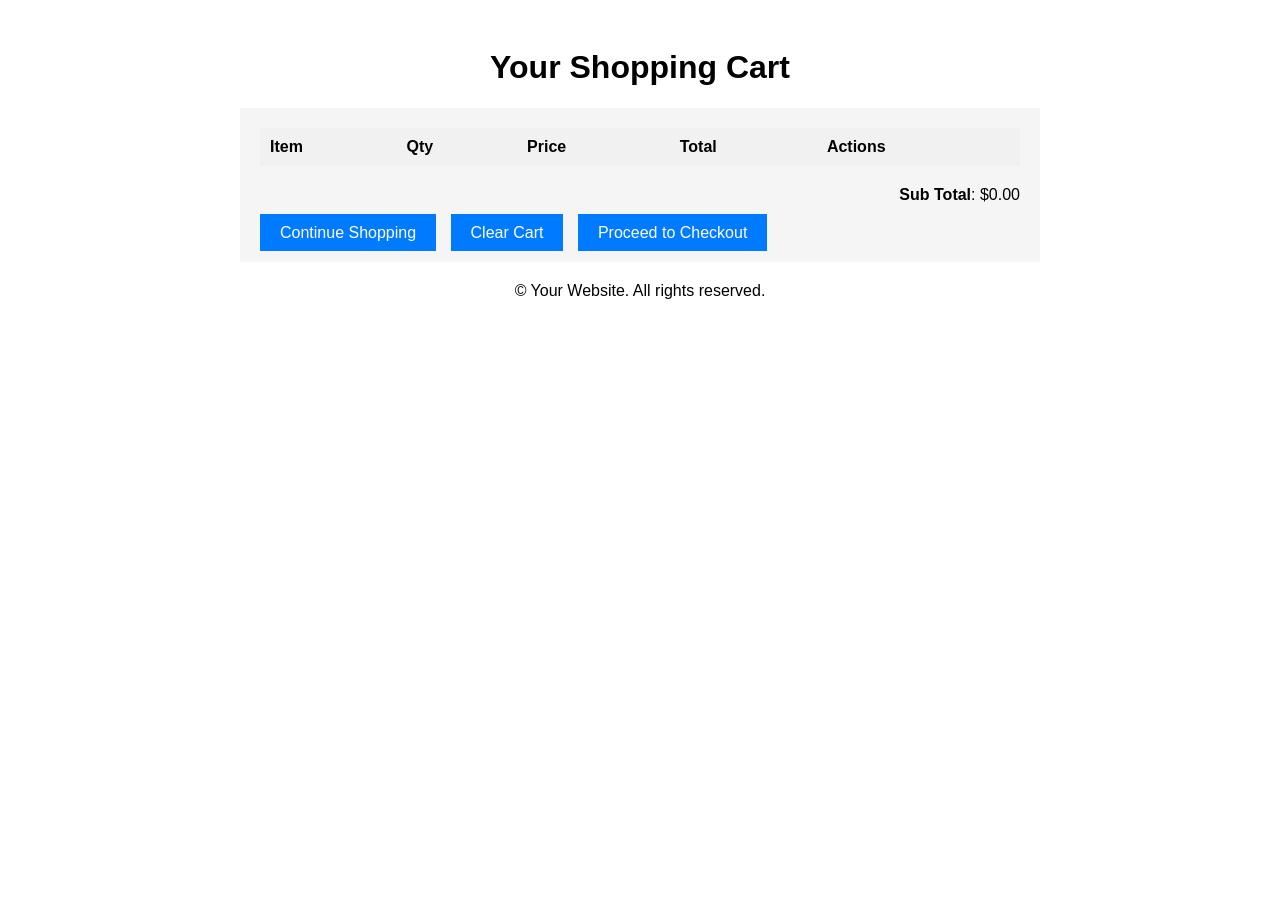
<file: cart.html>
<!DOCTYPE html>
<html>
<head>
    <title>Your Shopping Cart</title>
    <link rel="stylesheet" href="cart.css" media="screen" type="text/css" />
</head>
<body>
    <div id="site">
        <header id="masthead">
            <h1>Your Shopping Cart</h1>
        </header>
        <div id="content">
            <table class="shopping-cart">
                <thead>
                    <tr>
                        <th scope="col">Item</th>
                        <th scope="col">Qty</th>
                        <th scope="col">Price</th>
                        <th scope="col">Total</th>
                        <th scope="col">Actions</th>
                    </tr>
                </thead>
                <tbody id="cart-items">
                    
                </tbody>
            </table>
            <p id="sub-total">
                <strong>Sub Total</strong>: <span id="stotal"></span>
            </p>
            <ul id="shopping-cart-actions">
                <li>
                    <a href="index.html" class="btn">Continue Shopping</a>
                </li>
                <li>
                    <a href="#" class="btn" id="clear-cart">Clear Cart</a>
                </li>
                <li>
                    <a href="#" class="btn" id="checkout">Proceed to Checkout</a>
                </li>
            </ul>
        </div>
        <footer id="site-info">
            <p>&copy; Your Website. All rights reserved.</p>
        </footer>
    </div>

    <script src="https://code.jquery.com/jquery-3.6.0.min.js"></script>
    <script>
        $(document).ready(function() {
            displayCart();

            $("#clear-cart").on("click", function() {
                clearCart();
            });
        });

        function displayCart() {
            var cart = JSON.parse(sessionStorage.getItem("cart")) || [];
            var $cartItems = $("#cart-items");
            var total = 0;

            $cartItems.empty();

            cart.forEach(function(item) {
                var $row = $("<tr>");
                $row.append($("<td>").text(item.product));
                $row.append($("<td>").text(item.quantity));
                $row.append($("<td>").text("$" + item.price.toFixed(2)));
                $row.append($("<td>").text("$" + (item.price * item.quantity).toFixed(2)));
                $row.append($("<td>").html("<a href='#' class='btn btn-danger btn-sm remove-item' data-product='" + item.product + "'>Remove</a>"));
                $cartItems.append($row);

                total += item.price * item.quantity;
            });

            $("#stotal").text("$" + total.toFixed(2));
        }

        function clearCart() {
            sessionStorage.removeItem("cart");
            displayCart();
        }
    </script>
</body>
</html>
</file>
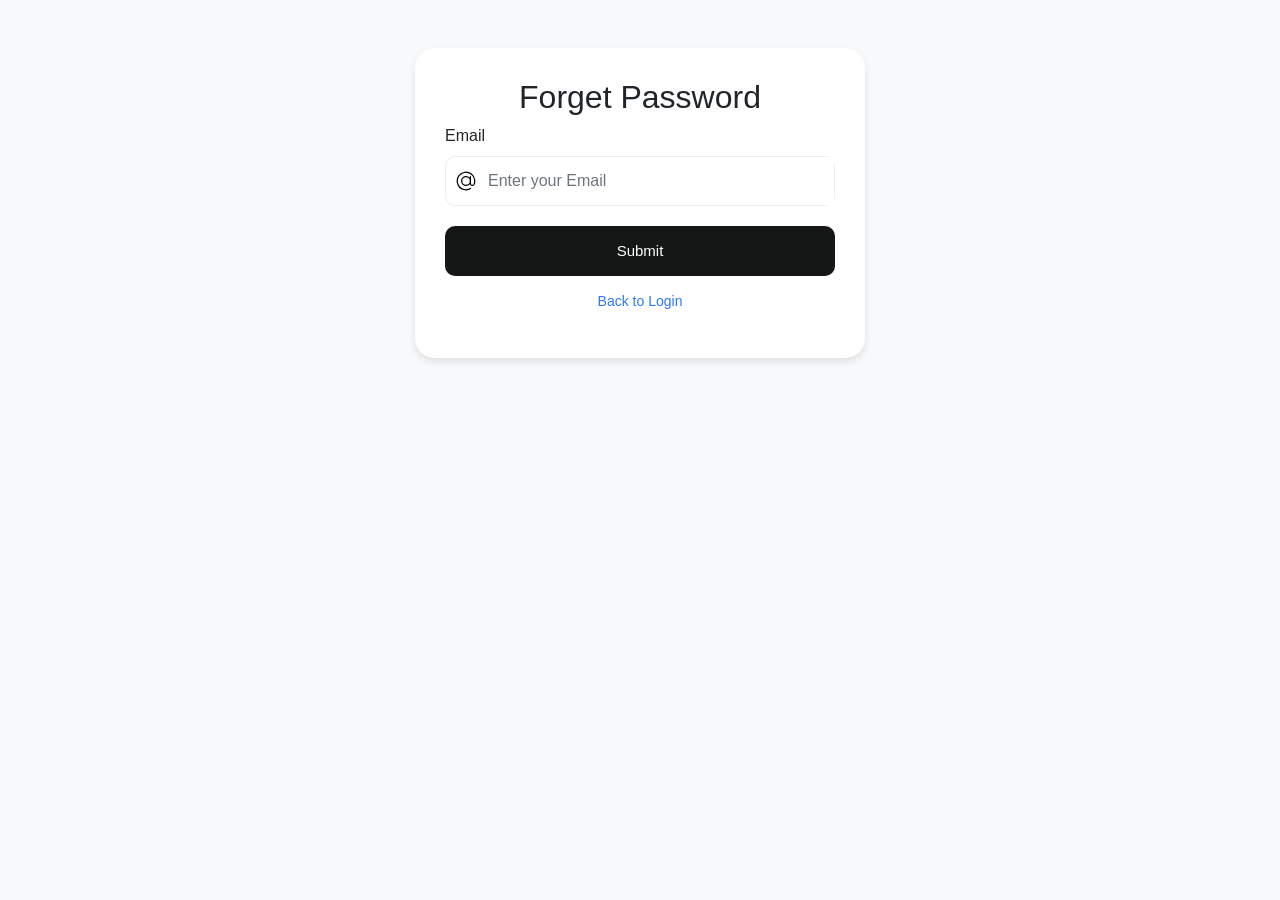
<file: forgot_password.html>
<!DOCTYPE html>
<html lang="en">
<head>
    <meta charset="UTF-8">
    <meta name="viewport" content="width=device-width, initial-scale=1.0">
    <title>Forget Password</title>
    <link rel="stylesheet" href="https://maxcdn.bootstrapcdn.com/bootstrap/4.5.2/css/bootstrap.min.css">
    <link rel="stylesheet" href="login.css">
</head>
<body>
    <div class="container mt-5">
        <form class="form" id="forgotPasswordForm" action="forgot_password.php" method="post">
            <h2 class="text-center">Forget Password</h2>
            <div class="form-group">
                <label for="email">Email</label>
                <div class="inputForm d-flex align-items-center">
                    <svg height="20" viewBox="0 0 32 32" width="20" xmlns="http://www.w3.org/2000/svg">
                        <g id="Layer_3" data-name="Layer 3">
                            <path d="m30.853 13.87a15 15 0 0 0 -29.729 4.082 15.1 15.1 0 0 0 12.876 12.918 15.6 15.6 0 0 0 2.016.13 14.85 14.85 0 0 0 7.715-2.145 1 1 0 1 0 -1.031-1.711 13.007 13.007 0 1 1 5.458-6.529 2.149 2.149 0 0 1 -4.158-.759v-10.856a1 1 0 0 0 -2 0v1.726a8 8 0 1 0 .2 10.325 4.135 4.135 0 0 0 7.83.274 15.2 15.2 0 0 0 .823-7.455zm-14.853 8.13a6 6 0 1 1 6-6 6.006 6.006 0 0 1 -6 6z"></path>
                        </g>
                    </svg>
                    <input type="email" id="email" class="form-control" placeholder="Enter your Email" required>
                </div>
            </div>
            <button type="submit" class="btn btn-primary btn-block">Submit</button>
            <p class="p text-center"><a href="login.html" class="span">Back to Login</a></p>
        </form>
    </div>
</body>
</html>
</file>
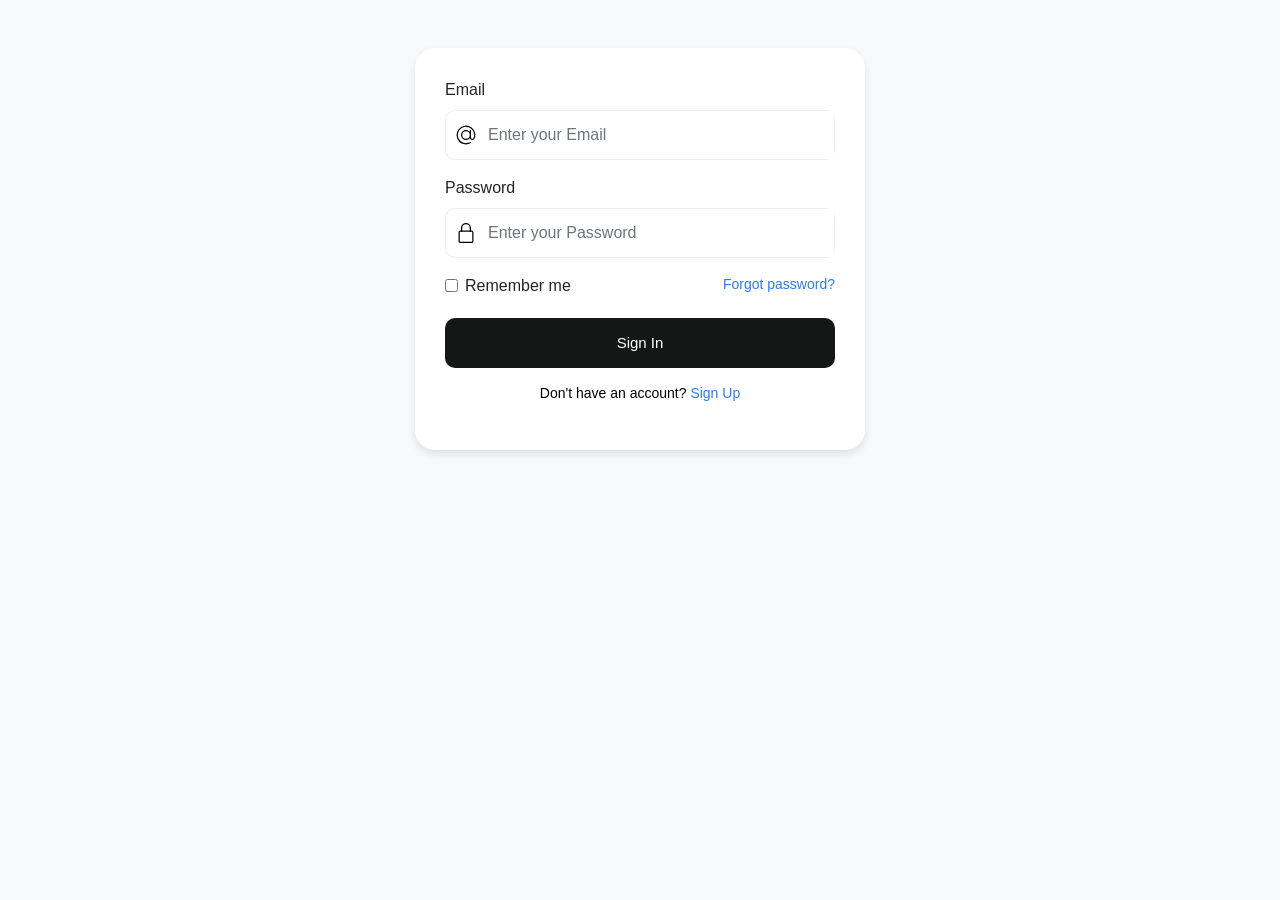
<file: Login.html>
<!DOCTYPE html>
<html lang="en">
<head>
    <meta charset="UTF-8">
    <meta name="viewport" content="width=device-width, initial-scale=1.0">
    <title>Login</title>
    <link rel="stylesheet" href="https://maxcdn.bootstrapcdn.com/bootstrap/4.5.2/css/bootstrap.min.css">
    <link rel="stylesheet" href="login.css">
</head>
<body>
    <div class="container mt-5">
        <form class="form" id="loginForm" action="login.php" method="post">
            <div class="form-group">
                <label for="email">Email</label>
                <div class="inputForm d-flex align-items-center">
                    <svg height="20" viewBox="0 0 32 32" width="20" xmlns="http://www.w3.org/2000/svg">
                        <g id="Layer_3" data-name="Layer 3">
                            <path d="m30.853 13.87a15 15 0 0 0 -29.729 4.082 15.1 15.1 0 0 0 12.876 12.918 15.6 15.6 0 0 0 2.016.13 14.85 14.85 0 0 0 7.715-2.145 1 1 0 1 0 -1.031-1.711 13.007 13.007 0 1 1 5.458-6.529 2.149 2.149 0 0 1 -4.158-.759v-10.856a1 1 0 0 0 -2 0v1.726a8 8 0 1 0 .2 10.325 4.135 4.135 0 0 0 7.83.274 15.2 15.2 0 0 0 .823-7.455zm-14.853 8.13a6 6 0 1 1 6-6 6.006 6.006 0 0 1 -6 6z"></path>
                        </g>
                    </svg>
                    <input type="email" id="email" name="email" class="form-control" placeholder="Enter your Email" required>
                </div>
            </div>
            <div class="form-group">
                <label for="password">Password</label>
                <div class="inputForm d-flex align-items-center">
                    <svg height="20" viewBox="-64 0 512 512" width="20" xmlns="http://www.w3.org/2000/svg">
                        <path d="M336 512h-288c-26.453125 0-48-21.523438-48-48v-224c0-26.476562 21.546875-48 48-48h288c26.453125 0 48 21.523438 48 48v224c0 26.476562-21.546875 48-48 48zm-288-288c-8.8125 0-16 7.167969-16 16v224c0 8.832031 7.1875 16 16 16h288c8.8125 0 16-7.167969 16-16v-224c0-8.832031-7.1875-16-16-16zm0 0"></path>
                        <path d="M304 224c-8.832031 0-16-7.167969-16-16v-80c0-52.929688-43.070312-96-96-96s-96 43.070312-96 96v80c0 8.832031-7.167969 16-16 16s-16-7.167969-16-16v-80c0-70.59375 57.40625-128 128-128s128 57.40625 128 128v80c0 8.832031-7.167969 16-16 16zm0 0"></path>
                    </svg>
                    <input type="password" id="password" name="password" class="form-control" placeholder="Enter your Password" required>
                </div>
            </div>
            

            <div class="form-group form-check d-flex justify-content-between">
                <div>
                    <input type="checkbox" class="form-check-input" id="rememberMe">
                    <label class="form-check-label" for="rememberMe">Remember me</label>
                </div>
                <a href="forgot_password.html" class="span">Forgot password?</a>
            </div>
            <button type="submit" class="btn btn-primary btn-block">Sign In</button>
            <p class="p text-center">Don't have an account? <a href="signup.html" class="span">Sign Up</a></p>
        </form>
    </div>
</body>
</html>
</file>
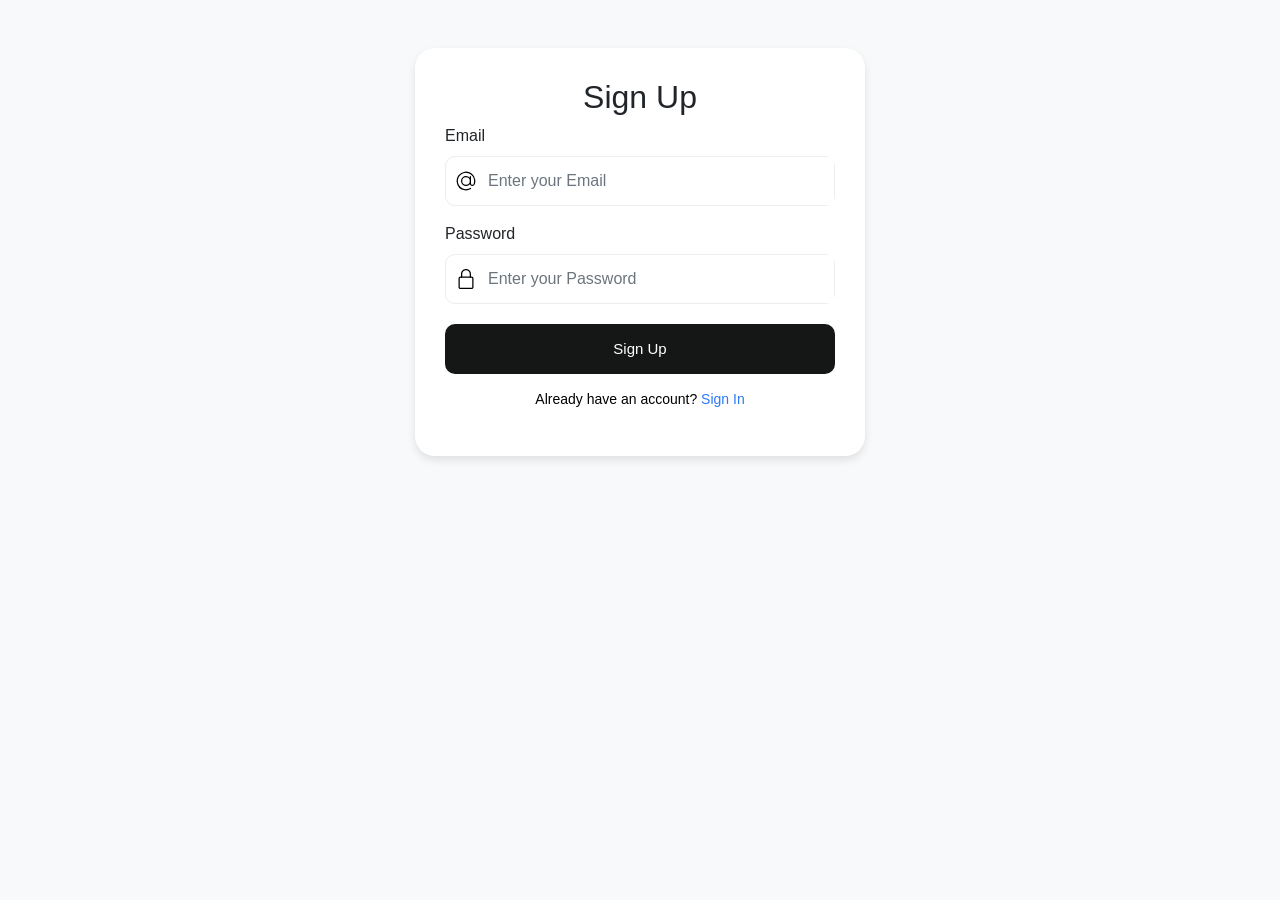
<file: signup.html>
<!DOCTYPE html>
<html lang="en">
<head>
    <meta charset="UTF-8">
    <meta name="viewport" content="width=device-width, initial-scale=1.0">
    <title>Sign Up</title>
    <link rel="stylesheet" href="https://maxcdn.bootstrapcdn.com/bootstrap/4.5.2/css/bootstrap.min.css">
    <link rel="stylesheet" href="login.css">
</head>
<body>
    <div class="container mt-5">
        <form class="form" id="signupForm" action="signup.php" method="post">
            <h2 class="text-center">Sign Up</h2>
            <div class="form-group">
                <label for="email">Email</label>
                <div class="inputForm d-flex align-items-center">
                    <svg height="20" viewBox="0 0 32 32" width="20" xmlns="http://www.w3.org/2000/svg">
                        <g id="Layer_3" data-name="Layer 3">
                            <path d="m30.853 13.87a15 15 0 0 0 -29.729 4.082 15.1 15.1 0 0 0 12.876 12.918 15.6 15.6 0 0 0 2.016.13 14.85 14.85 0 0 0 7.715-2.145 1 1 0 1 0 -1.031-1.711 13.007 13.007 0 1 1 5.458-6.529 2.149 2.149 0 0 1 -4.158-.759v-10.856a1 1 0 0 0 -2 0v1.726a8 8 0 1 0 .2 10.325 4.135 4.135 0 0 0 7.83.274 15.2 15.2 0 0 0 .823-7.455zm-14.853 8.13a6 6 0 1 1 6-6 6.006 6.006 0 0 1 -6 6z"></path>
                        </g>
                    </svg>
                    <input type="email" id="email" class="form-control" placeholder="Enter your Email" required>
                </div>
            </div>
            <div class="form-group">
                <label for="password">Password</label>
                <div class="inputForm d-flex align-items-center">
                    <svg height="20" viewBox="-64 0 512 512" width="20" xmlns="http://www.w3.org/2000/svg">
                        <path d="M336 512h-288c-26.453125 0-48-21.523438-48-48v-224c0-26.476562 21.546875-48 48-48h288c26.453125 0 48 21.523438 48 48v224c0 26.476562-21.546875 48-48 48zm-288-288c-8.8125 0-16 7.167969-16 16v224c0 8.832031 7.1875 16 16 16h288c8.8125 0 16-7.167969 16-16v-224c0-8.832031-7.1875-16-16-16zm0 0"></path>
                        <path d="M304 224c-8.832031 0-16-7.167969-16-16v-80c0-52.929688-43.070312-96-96-96s-96 43.070312-96 96v80c0 8.832031-7.167969 16-16 16s-16-7.167969-16-16v-80c0-70.59375 57.40625-128 128-128s128 57.40625 128 128v80c0 8.832031-7.167969 16-16 16zm0 0"></path>
                    </svg>
                    <input type="password" id="password" class="form-control" placeholder="Enter your Password" required>
                </div>
            </div>
            <button type="submit" class="btn btn-primary btn-block">Sign Up</button>
            <p class="p text-center">Already have an account? <a href="login.html" class="span">Sign In</a></p>
        </form>
    </div>
</body>
</html>
</file>
<file: cart.css>
/* cart.css */

body {
    font-family: Arial, sans-serif;
  }
  
  #site {
    max-width: 800px;
    margin: 0 auto;
    padding: 20px;
  }
  
  #masthead {
    text-align: center;
    margin-bottom: 20px;
  }
  
  #content {
    background-color: #f5f5f5;
    padding: 20px;
  }
  
  .shopping-cart {
    width: 100%;
    border-collapse: collapse;
    margin-bottom: 20px;
  }
  
  .shopping-cart th,
  .shopping-cart td {
    padding: 10px;
    text-align: left;
  }
  
  .shopping-cart th {
    background-color: #f1f1f1;
  }
  
  .shopping-cart td {
    border-bottom: 1px solid #ccc;
  }
  
  #sub-total {
    text-align: right;
    margin-bottom: 20px;
  }
  
  #shopping-cart-actions {
    list-style-type: none;
    padding: 0;
    margin: 0;
  }
  
  #shopping-cart-actions li {
    display: inline-block;
    margin-right: 10px;
  }
  
  .btn {
    padding: 10px 20px;
    background-color: #007bff;
    color: #fff;
    border: none;
    text-decoration: none;
    cursor: pointer;
  }
  
  .btn-remove {
    background-color: #dc3545;
  }
  
  #site-info {
    text-align: center;
    margin-top: 20px;
  }
  
  /* Responsive Styles */
  @media (max-width: 480px) {
    #site {
      padding: 10px;
    }
    
    #shopping-cart-actions li {
      display: block;
      margin-bottom: 10px;
    }
  }
</file>
<file: login.css>
/* login.css */

body {
  background-color: #f8f9fa;
}

.form {
  background-color: #ffffff;
  padding: 30px;
  width: 100%;
  max-width: 450px;
  border-radius: 20px;
  font-family: -apple-system, BlinkMacSystemFont, 'Segoe UI', Roboto, Oxygen, Ubuntu, Cantarell, 'Open Sans', 'Helvetica Neue', sans-serif;
  margin: 0 auto; /* Center the form horizontally */
  box-shadow: 0 4px 8px rgba(0,0,0,0.1);
}

.inputForm {
  border: 1.5px solid #ecedec;
  border-radius: 10px;
  height: 50px;
  display: flex;
  align-items: center;
  padding-left: 10px;
  transition: 0.2s ease-in-out;
}

.inputForm svg {
  flex-shrink: 0;
}

.inputForm .form-control {
  border: none;
  border-radius: 0;
  flex-grow: 1;
  height: 100%;
}

.inputForm:focus-within {
  border: 1.5px solid #2d79f3;
}

.span {
  font-size: 14px;
  color: #2d79f3;
  font-weight: 500;
  text-decoration: none;
}

.span:hover {
  text-decoration: underline;
}

.btn {
  margin-top: 20px;
  font-size: 15px;
  font-weight: 500;
  border-radius: 10px;
  height: 50px;
}

.btn-primary {
  background-color: #151717;
  border: none;
}

.btn-primary:hover {
  background-color: #252727;
}

.p {
  margin-top: 15px;
  font-size: 14px;
  color: black;
}
</file>
